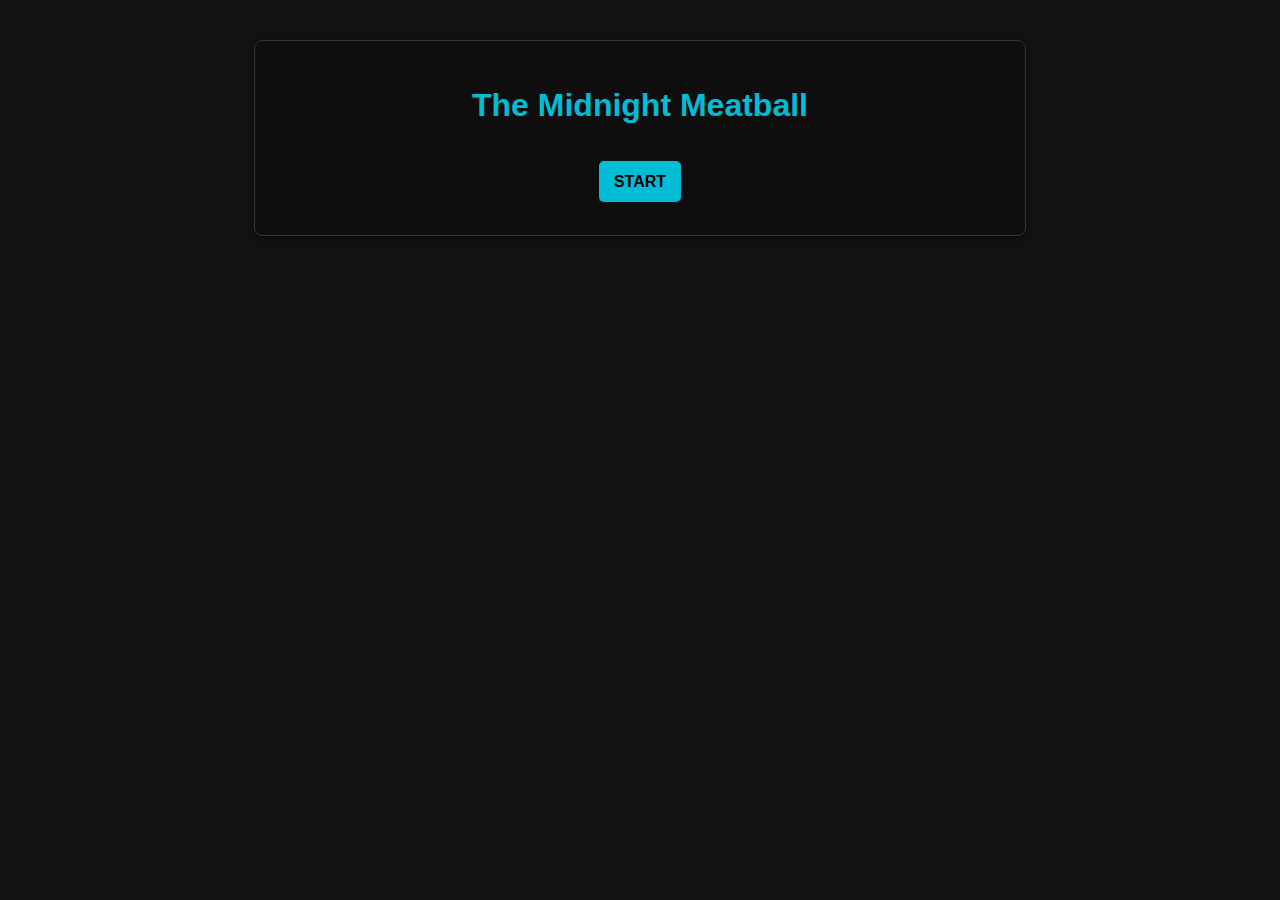
<file: index.html>
<!DOCTYPE html>
<html lang="en">
<head>
    <meta charset="UTF-8">
    <meta name="viewport" content="width=device-width, initial-scale=1.0">
    <title>The Midnight Meatball</title>
    <link rel="stylesheet" href="../styles/style.css">
</head>
<body>
    <main>
    <h1>The Midnight Meatball</h1>
    <div class="choices">
    <p><a href="/pages/page1.html">START</a></p>
    </div>
    </main>
</body>
</html>
</file>
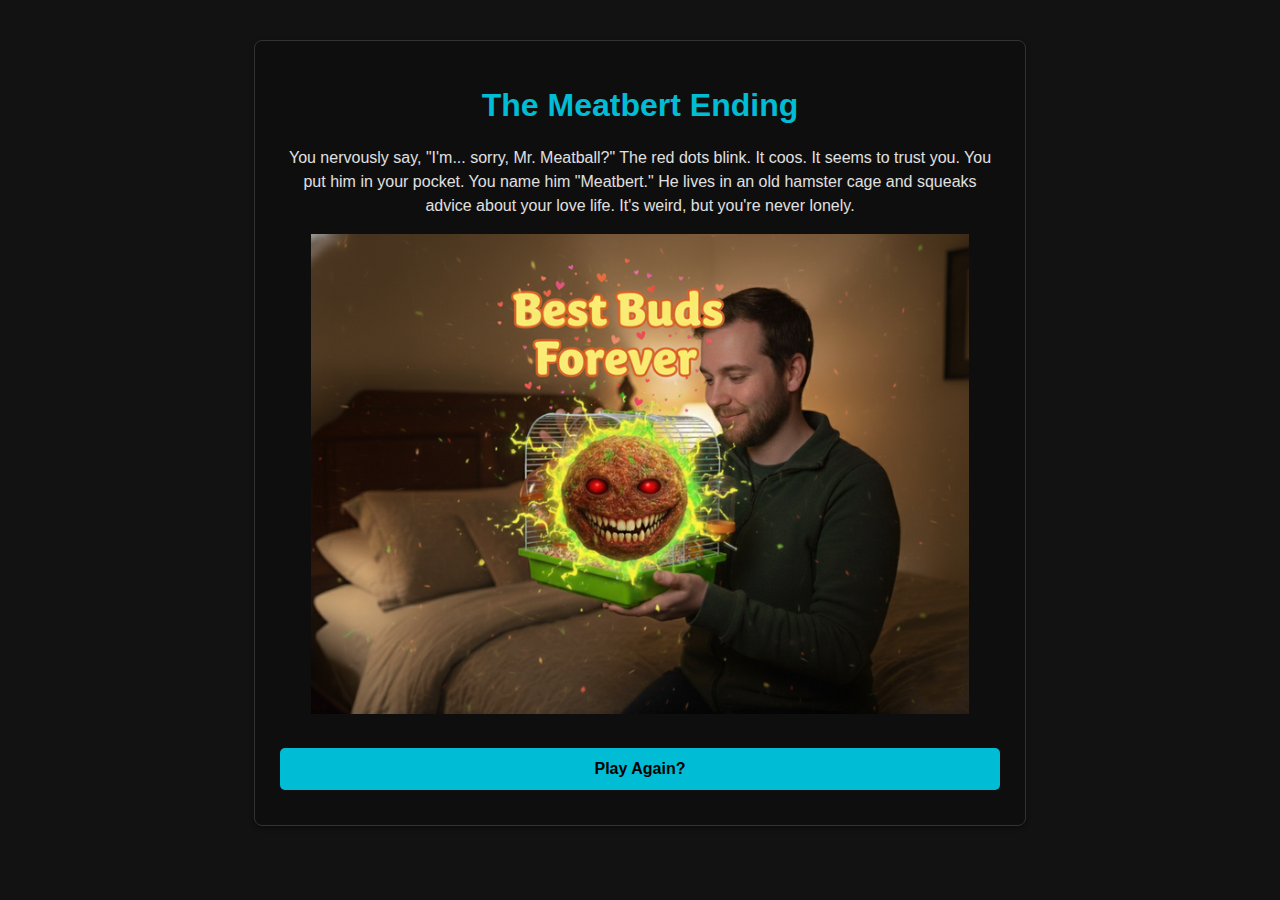
<file: Images/page9.html>
<!DOCTYPE html>
<html lang="en">
<head>
    <meta charset="UTF-8">
    <meta name="viewport" content="width=device-width, initial-scale=1.0">
    <title>The Midnight Meatball - Ending 3</title>
    <link rel="stylesheet" href="../styles/style.css">
</head>
<body>
    <main>
        <h1>The Meatbert Ending</h1>

        <p>You nervously say, "I'm... sorry, Mr. Meatball?" The red dots blink. It coos. It seems to trust you. You put him in your pocket. You name him "Meatbert." He lives in an old hamster cage and squeaks advice about your love life. It's weird, but you're never lonely.</p>
        <div class="meat"><img src="../Images/image11.png" alt=""with="720" height="480"></div>
        <div class="choices">
            <a href="../index.html">Play Again?</a>
        </div>
    </main>
</body>
</html>
</file>
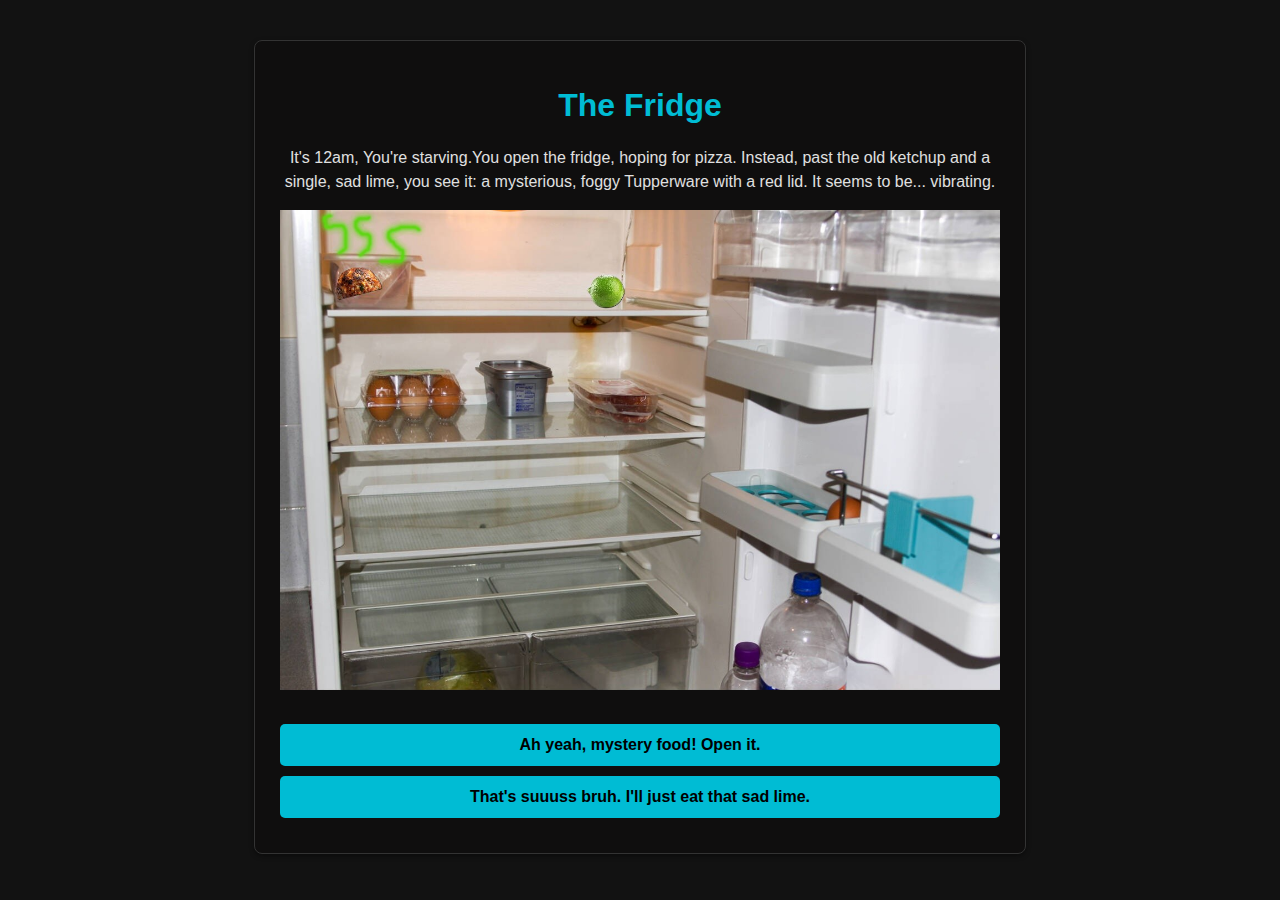
<file: pages/page1.html>
<!DOCTYPE html>
<html lang="en">
<head>
    <meta charset="UTF-8">
    <meta name="viewport" content="width=device-width, initial-scale=1.0">
    <title>The Midnight Meatball Page 1</title>
    <link rel="stylesheet" href="../styles/style.css">
</head>
<body>
    <main>
    <!-- story title -->
    <h1>The Fridge</h1>
    <!-- page story -->
    <p>It's 12am, You're starving.You open the fridge, hoping for pizza. Instead, past the old ketchup and a single, sad lime, you see it: a mysterious, foggy Tupperware with a red lid. It seems to be... vibrating.</p>
    <!-- choices -->
    
    <div class="meat"><image src="../Images/image2.jpg" alt=""with="720" height="480"></div>
    <div class="choices">
    <a href="page2.html">Ah yeah, mystery food! Open it.</a>
    <a href="page3.html">That's suuuss bruh. I'll just eat that sad lime.</a>
    </div>
    </main>
</body>
</html>
</file>
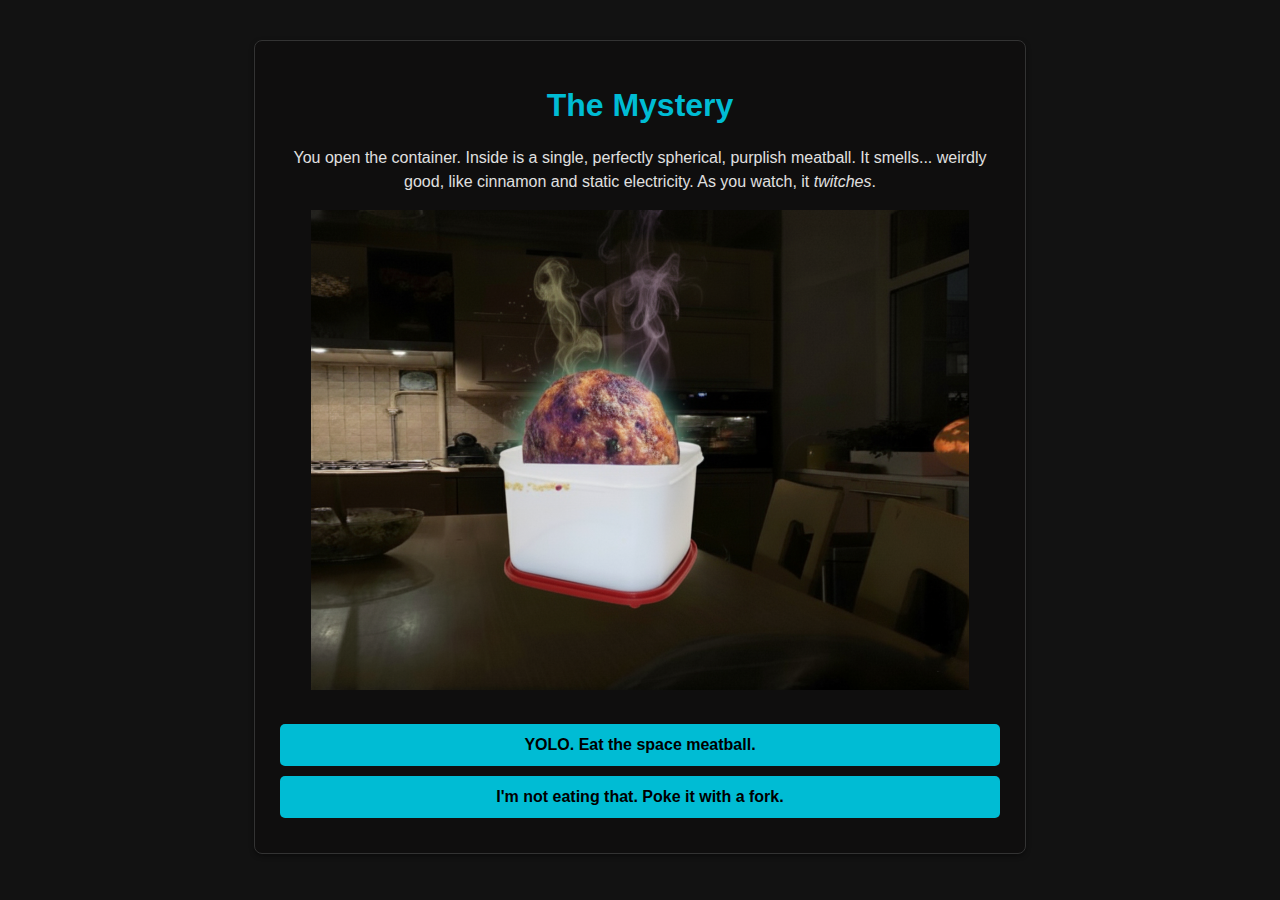
<file: pages/page2.html>
<!DOCTYPE html>
<html lang="en">
<head>
    <meta charset="UTF-8">
    <meta name="viewport" content="width=device-width, initial-scale=1.0">
    <title>The Midnight Meatball Page 2</title>
    <link rel="stylesheet" href="../styles/style.css">
</head>
<body>
    <main>
        <h1>The Mystery</h1>

        <p>You open the container. Inside is a single, perfectly spherical, purplish meatball. It smells... weirdly good, like cinnamon and static electricity. As you watch, it <em>twitches</em>.</p>
        <div class="meat"><img src="../Images/meatball.png" alt=""with="720" height="480"></div>
        <div class="choices">
            <a href="page4.html">YOLO. Eat the space meatball.</a>
            
            <a href="page5.html">I'm not eating that. Poke it with a fork.</a>
        </div>
    </main>
</body>
</html>
</file>
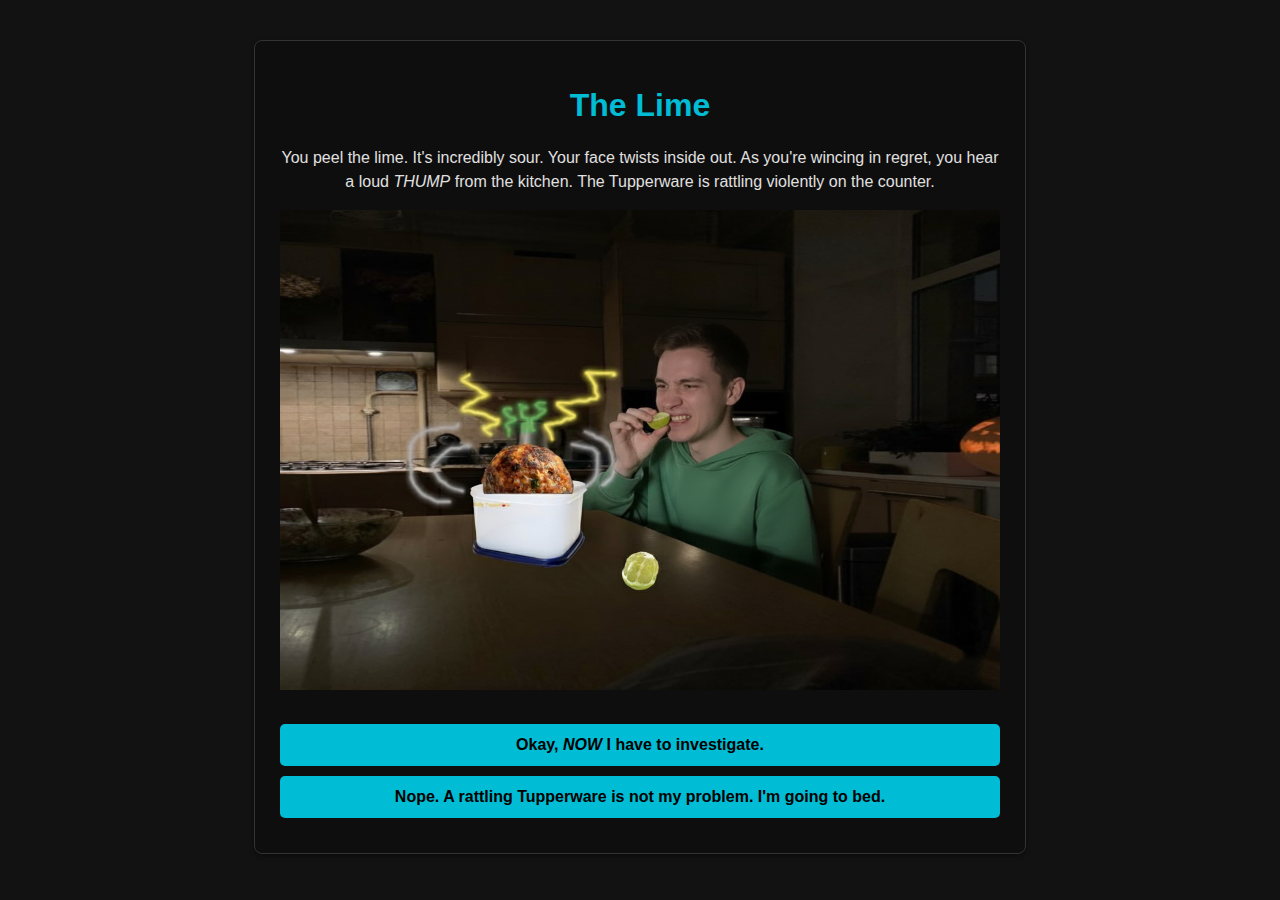
<file: pages/page3.html>
<!DOCTYPE html>
<html lang="en">
<head>
    <meta charset="UTF-8">
    <meta name="viewport" content="width=device-width, initial-scale-1.0">
    <title>The Midnight Meatball Page 3</title>
    <link rel="stylesheet" href="../styles/style.css">
</head>
<body>
    <main>
        <h1>The Lime</h1>

        <p>You peel the lime. It's incredibly sour. Your face twists inside out. As you're wincing in regret, you hear a loud <em>THUMP</em> from the kitchen. The Tupperware is rattling violently on the counter.</p>
        <div class="meat"><img src="../Images/image10.png" alt="" width="720" height="480"></div>
        <div class="choices">
            <a href="page2.html">Okay, <em>NOW</em> I have to investigate.</a>
            
            <a href="page6.html">Nope. A rattling Tupperware is not my problem. I'm going to bed.</a>
        </div>
    </main>
</body>
</html>
</file>
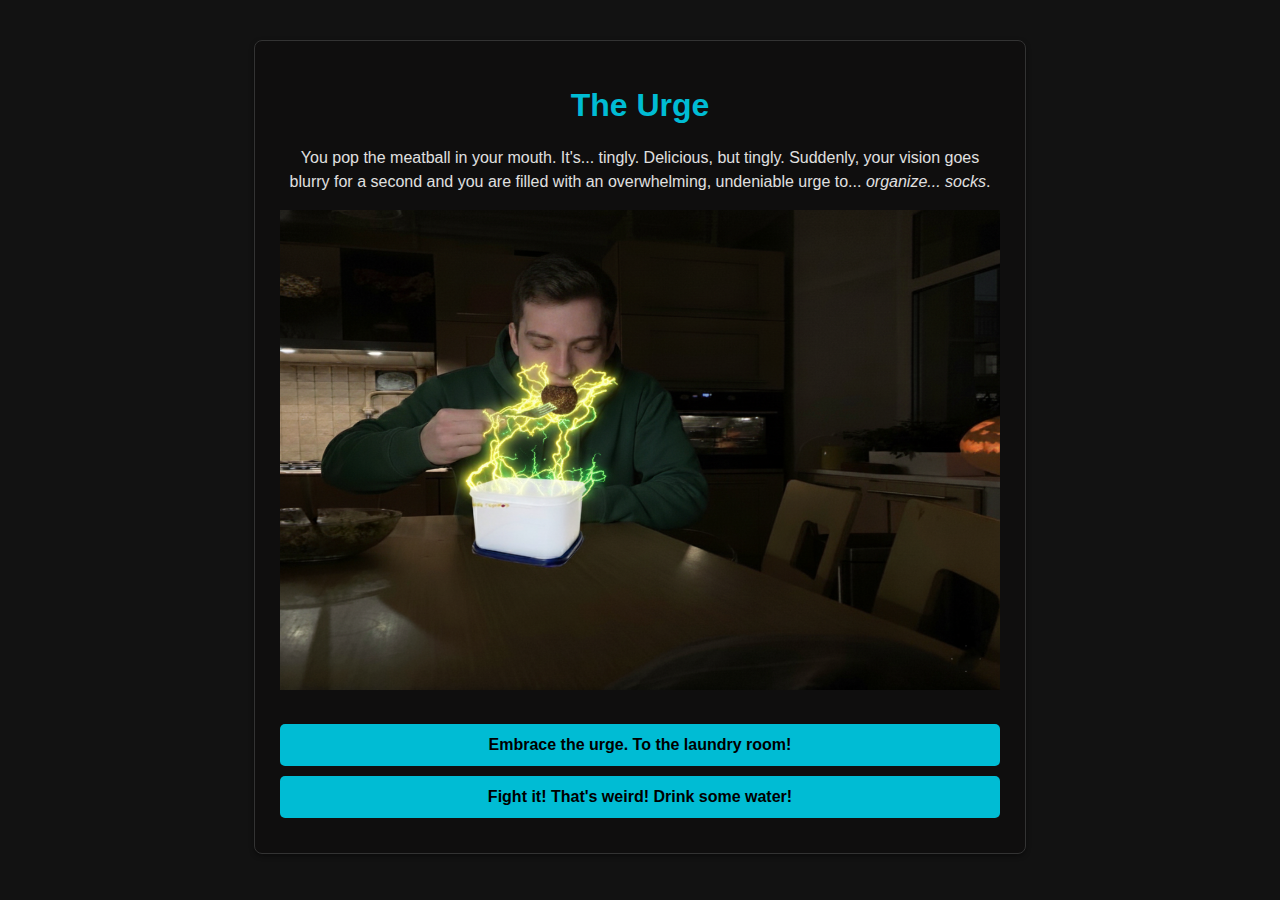
<file: pages/page4.html>
<!DOCTYPE html>
<html lang="en">
<head>
    <meta charset="UTF-8">
    <meta name="viewport" content="width=device-width, initial-scale=1.0">
    <title>The Midnight Meatball Page 4</title>
    <link rel="stylesheet" href="../styles/style.css">
</head>
<body>
    <main>
        <h1>The Urge</h1>

        <p>You pop the meatball in your mouth. It's... tingly. Delicious, but tingly. Suddenly, your vision goes blurry for a second and you are filled with an overwhelming, undeniable urge to... <em>organize... socks</em>.</p>
        <div class="meat"><img src="../Images/image5.png" alt="" width="720" height="480"></div>
        <div class="choices">
            <a href="page7.html">Embrace the urge. To the laundry room!</a>
            
            <a href="page8.html">Fight it! That's weird! Drink some water!</a>
        </div>
    </main>
</body>
</html>
</file>
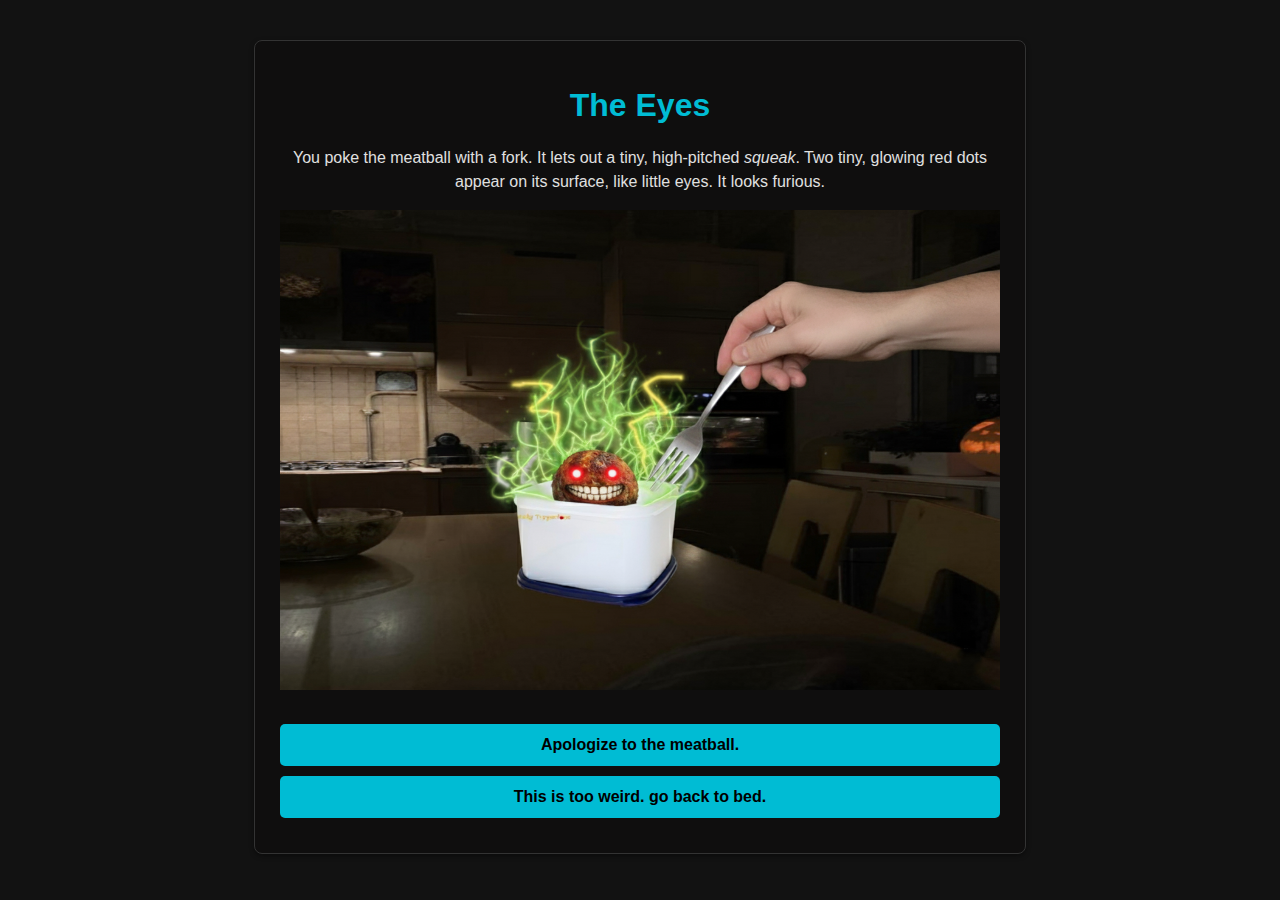
<file: pages/page5.html>
<!DOCTYPE html>
<html lang="en">
<head>
    <meta charset="UTF-8">
    <meta name="viewport" content="width=device-width, initial-scale=1.0">
    <title>The Midnight Meatball Page 5</title>
    <link rel="stylesheet" href="../styles/style.css">
</head>
<body>
    <main>
        <h1>The Eyes</h1>

        <p>You poke the meatball with a fork. It lets out a tiny, high-pitched <em>squeak</em>. Two tiny, glowing red dots appear on its surface, like little eyes. It looks furious.</p>
        <div class="meat"><img src="../Images/image7.png" alt="" width="720" height="480"></div>
        <div class="choices">
            <a href="page9.html">Apologize to the meatball.</a>
            
            <a href="page6.html">This is too weird. go back to bed.</a>
        </div>
    </main>
</body>
</html>
</file>
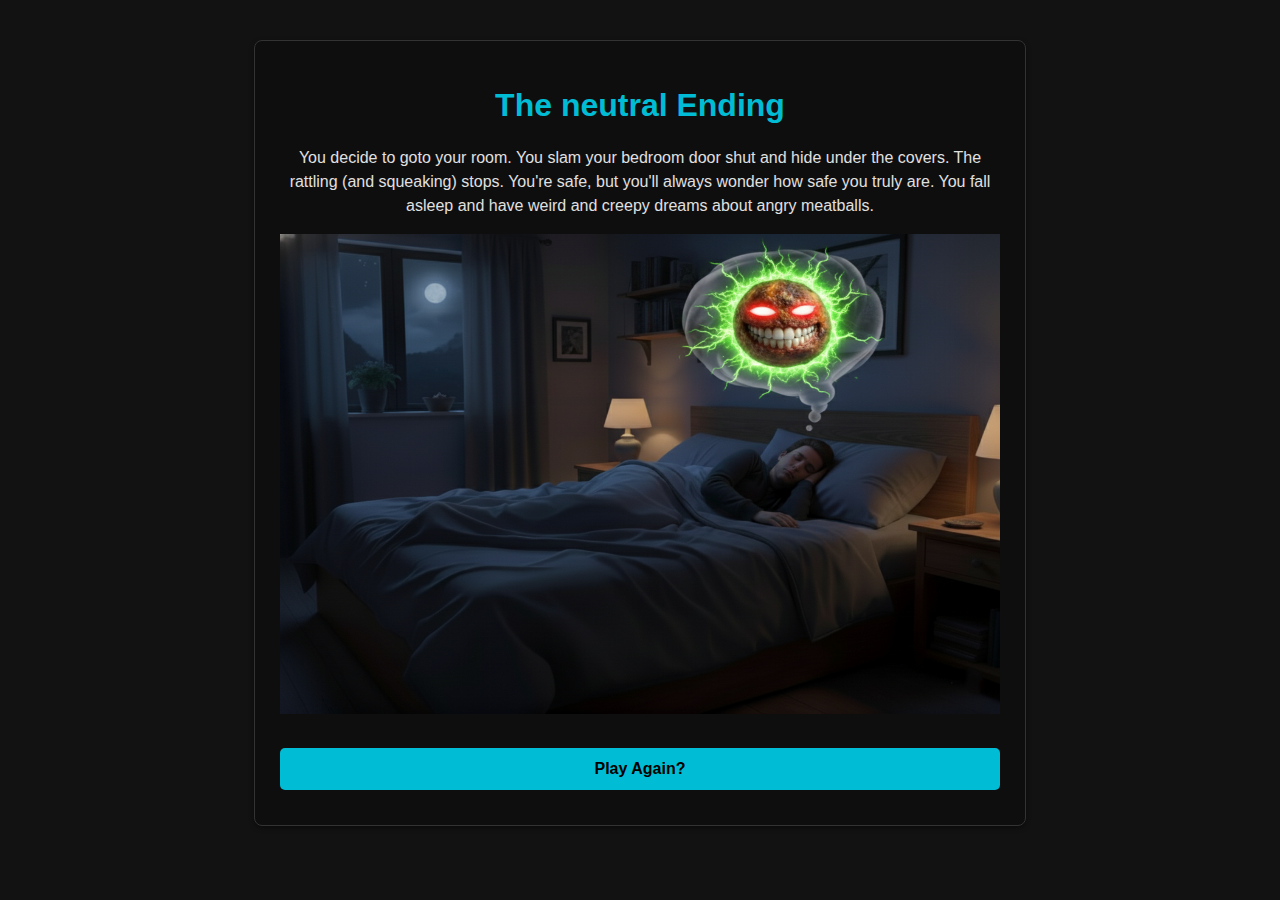
<file: pages/page6.html>
<!DOCTYPE html>
<html lang="en">
<head>
    <meta charset="UTF-8">
    <meta name="viewport" content="width=device-width, initial-scale=1.0">
    <title>The Midnight Meatball Page 6</title>
    <link rel="stylesheet" href="../styles/style.css">
</head>
<body>
    <main>
        <h1>The neutral Ending</h1>

        <p>You decide to goto your room. You slam your bedroom door shut and hide under the covers. The rattling (and squeaking) stops. You're safe, but you'll always wonder how safe you truly are. You fall asleep and have weird and creepy dreams about angry meatballs.</p>
        <div class="meat"><img src="../Images/image3.png" alt="" width="720" height="480"></div>
        <div class="choices">
            <a href="../index.html">Play Again?</a>
        </div>
    </main>
</body>
</html>
</file>
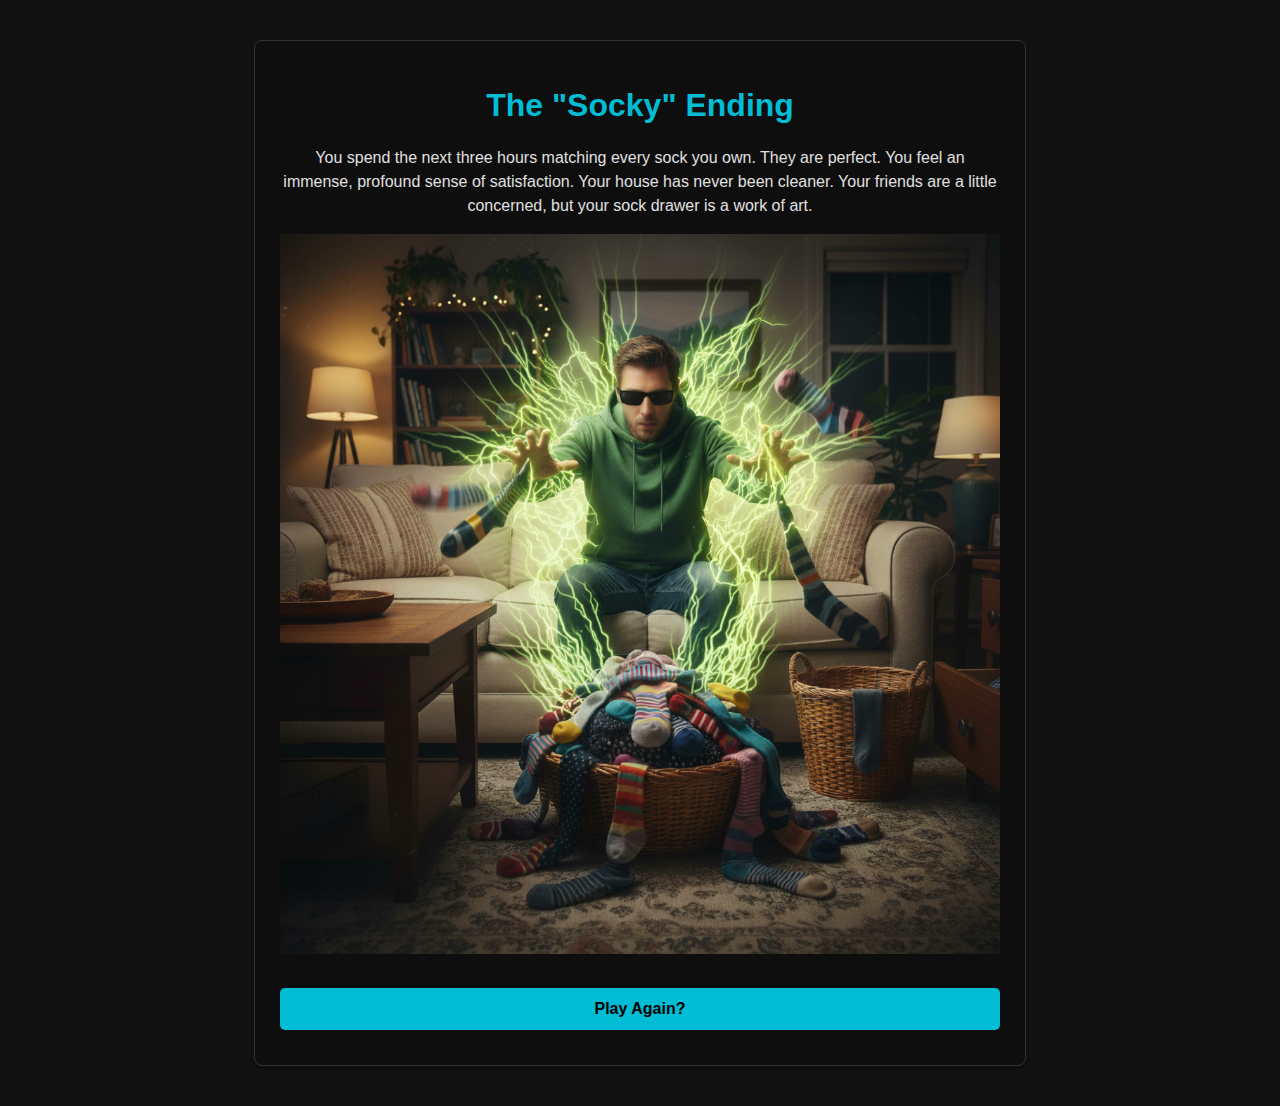
<file: pages/page7.html>
<!DOCTYPE html>
<html lang="en">
<head>
    <meta charset="UTF-8">
    <meta name="viewport" content="width=device-width, initial-scale=1.0">
    <title>The Midnight Meatball Page 7</title>
    <link rel="stylesheet" href="../styles/style.css">
</head>
<body>
    <main>
        
        <h1>The "Socky" Ending</h1>

        <p>You spend the next three hours matching every sock you own. They are perfect. You feel an immense, profound sense of satisfaction. Your house has never been cleaner. Your friends are a little concerned, but your sock drawer is a work of art.</p>
        <div class="meat"><img src="../Images/image9.png" alt="" width="720" height="720"></div>
        <div class="choices">
            <a href="../index.html">Play Again?</a>
        </div>
    </main>
</body>
</html>
</file>
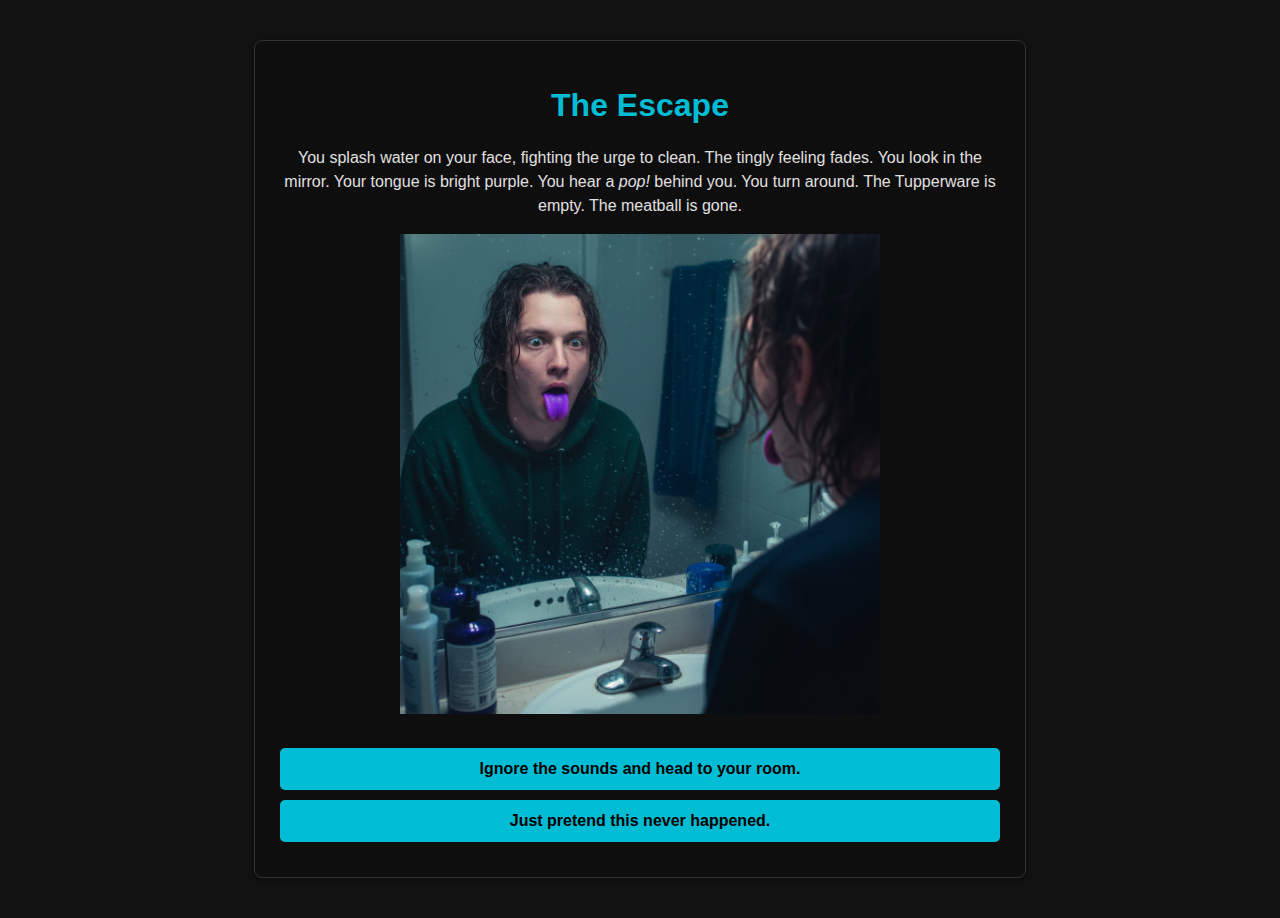
<file: pages/page8.html>
<!DOCTYPE html>
<html lang="en">
<head>
    <meta charset="UTF-8">
    <meta name="viewport" content="width=device-width, initial-scale=1.0">
    <title>The Midnight Meatball Page 8</title>
    <link rel="stylesheet" href="../styles/style.css">
</head>
<body>
    <main>
        <h1>The Escape</h1>

        <p>You splash water on your face, fighting the urge to clean. The tingly feeling fades. You look in the mirror. Your tongue is bright purple. You hear a <em>pop!</em> behind you. You turn around. The Tupperware is empty. The meatball is gone.</p>
        <div class="meat"><img src="../Images/image4.png" alt=""with="720" height="480"></div>
        <div class="choices">
            <a href="page6.html">Ignore the sounds and head to your room.</a>
            
            <a href="page6.html">Just pretend this never happened.</a>
        </div>
    </main>
</body>
</html>
</file>
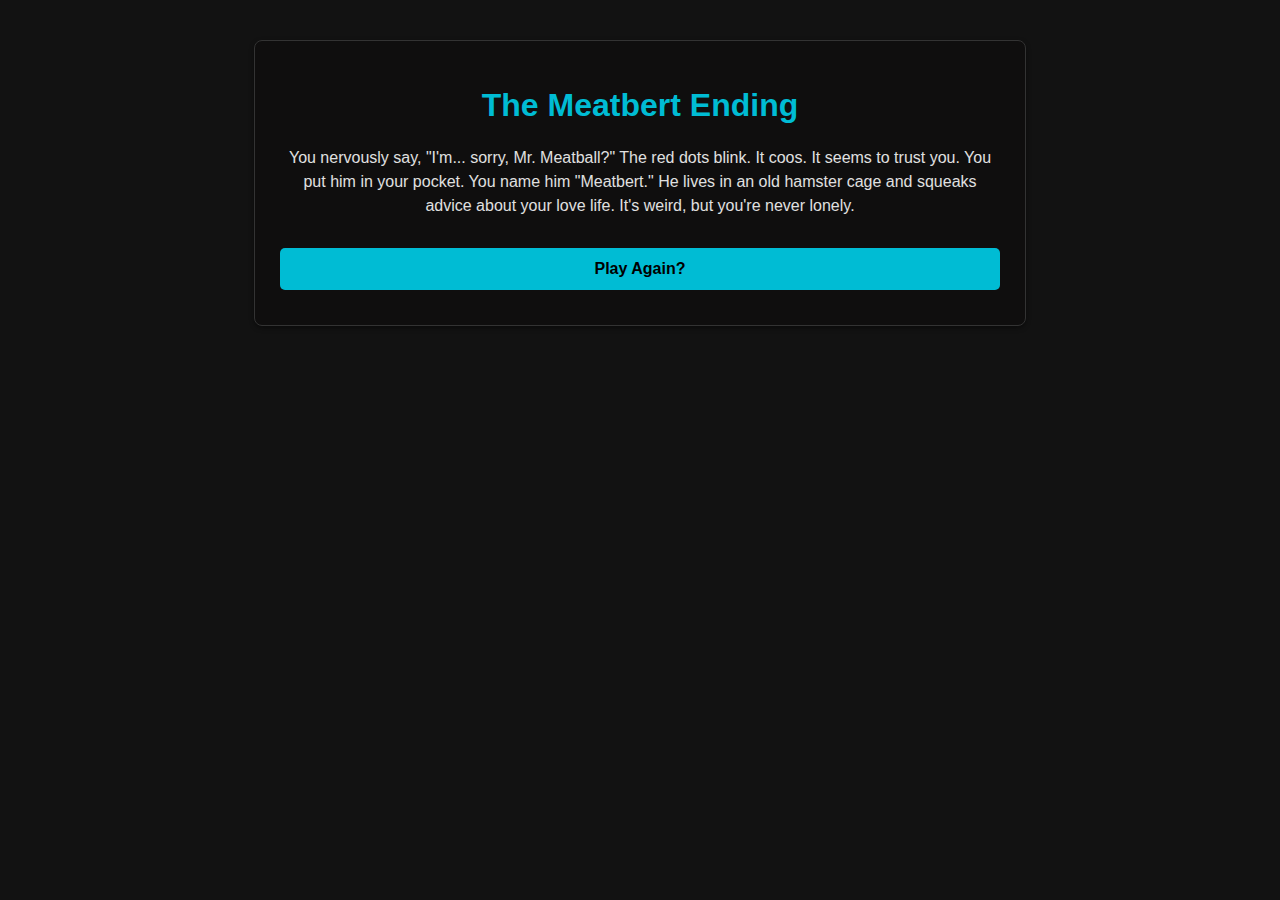
<file: pages/page9.html>
<!DOCTYPE html>
<html lang="en">
<head>
    <meta charset="UTF-8">
    <meta name="viewport" content="width=device-width, initial-scale=1.0">
    <title>The Midnight Meatball - Ending 3</title>
    <link rel="stylesheet" href="../styles/style.css">
</head>
<body>
    <main>
        <h1>The Meatbert Ending</h1>

        <p>You nervously say, "I'm... sorry, Mr. Meatball?" The red dots blink. It coos. It seems to trust you. You put him in your pocket. You name him "Meatbert." He lives in an old hamster cage and squeaks advice about your love life. It's weird, but you're never lonely.</p>
        
        <div class="choices">
            <a href="../pages/index.html">Play Again?</a>
        </div>
    </main>
</body>
</html>
</file>
<file: styles/style.css>
body {
    font-family: Arial, sans-serif;
    background-color: #121212;
    color: #e0e0e0;
    margin: 0;
    padding: 20px;
}

main {
    background-color: #0f0e0e;
    max-width: 720px;
    margin: 20px auto;
    padding: 25px;
    border-radius: 8px;
    border: 1px solid #333;
    box-shadow: 0 2px 5px rgba(0,0,0,0.4);
    text-align: center;
    align-items: center;
}

h1 {
    color: #00bcd4;
    text-align: center;
}

p {
    
    line-height: 1.5;
}
/* --- Buttons --- */
.choices {
    margin-top: 30px;
    display: flex;
    flex-direction: column;
}

.choices a {
    background-color: #00bcd4;
    color: #000000;
    text-decoration: none;
    padding: 12px 15px;
    margin-bottom: 10px;
    border-radius: 5px;
    text-align: center;
    font-weight: bold;
}
.meat {
    align-items: center;
    text-align: center;
}
</file>
